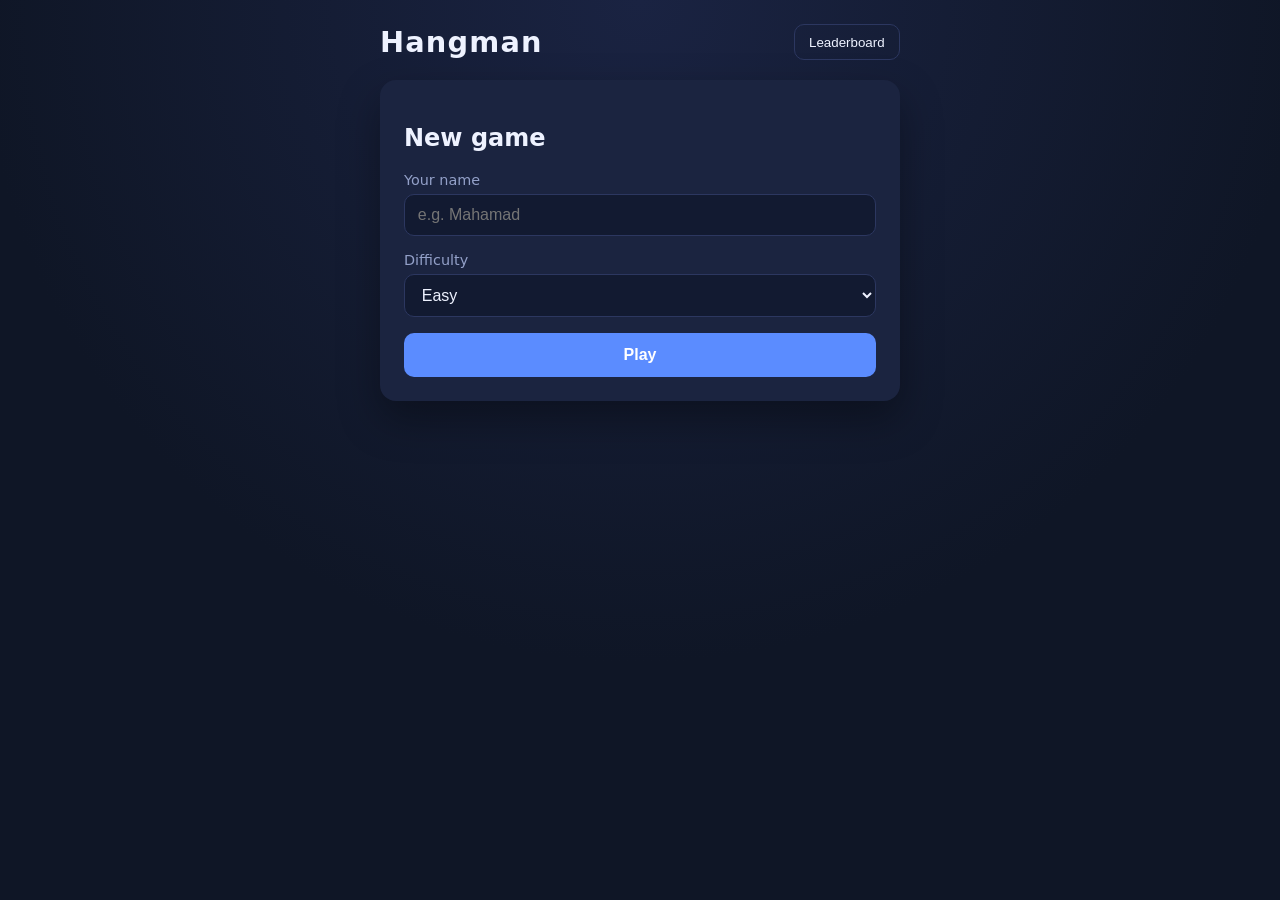
<file: src/main/resources/static/index.html>
<!DOCTYPE html>
<html lang="en">
<head>
    <meta charset="UTF-8">
    <meta name="viewport" content="width=device-width, initial-scale=1.0">
    <title>Hangman</title>
    <link rel="stylesheet" href="styles.css">
</head>
<body>
<main class="app">
    <header class="topbar">
        <h1>Hangman</h1>
        <button id="leaderboardToggle" class="ghost-button" type="button">Leaderboard</button>
    </header>

    <section id="startScreen" class="card">
        <h2>New game</h2>
        <label class="field">
            <span>Your name</span>
            <input id="playerName" type="text" maxlength="20" autocomplete="off" placeholder="e.g. Mahamad">
        </label>
        <label class="field">
            <span>Difficulty</span>
            <select id="difficulty">
                <option value="easy">Easy</option>
                <option value="medium">Medium</option>
                <option value="hard">Hard</option>
            </select>
        </label>
        <button id="startButton" class="primary-button" type="button">Play</button>
        <p id="startError" class="error" hidden></p>
    </section>

    <section id="gameScreen" class="card" hidden>
        <div class="status-row">
            <span id="playerLabel" class="pill"></span>
            <span id="streakLabel" class="pill">Streak: 0</span>
            <span id="livesLabel" class="pill">Lives: 6</span>
        </div>

        <div class="gallows">
            <svg viewBox="0 0 120 140" id="gallowsSvg" aria-hidden="true">
                <line class="frame" x1="10" y1="135" x2="90" y2="135"/>
                <line class="frame" x1="30" y1="135" x2="30" y2="10"/>
                <line class="frame" x1="30" y1="10" x2="80" y2="10"/>
                <line class="frame" x1="80" y1="10" x2="80" y2="25"/>
                <circle class="part" data-part="0" cx="80" cy="35" r="10"/>
                <line class="part" data-part="1" x1="80" y1="45" x2="80" y2="80"/>
                <line class="part" data-part="2" x1="80" y1="55" x2="65" y2="70"/>
                <line class="part" data-part="3" x1="80" y1="55" x2="95" y2="70"/>
                <line class="part" data-part="4" x1="80" y1="80" x2="65" y2="100"/>
                <line class="part" data-part="5" x1="80" y1="80" x2="95" y2="100"/>
            </svg>
        </div>

        <p id="wordDisplay" class="word"></p>
        <p id="wrongLetters" class="wrong"></p>

        <div id="keyboard" class="keyboard"></div>
    </section>
</main>

<div id="roundModal" class="modal" hidden>
    <div class="modal-card">
        <h2 id="modalTitle"></h2>
        <p id="modalWord" class="modal-word"></p>
        <p id="modalDefinition" class="modal-definition"></p>
        <div class="modal-actions">
            <button id="continueButton" class="primary-button" type="button">Next word</button>
            <button id="quitButton" class="ghost-button" type="button">Quit</button>
        </div>
    </div>
</div>

<div id="leaderboardPanel" class="modal" hidden>
    <div class="modal-card">
        <h2>Leaderboard</h2>
        <label class="field">
            <span>Difficulty</span>
            <select id="leaderboardDifficulty">
                <option value="">All</option>
                <option value="easy">Easy</option>
                <option value="medium">Medium</option>
                <option value="hard">Hard</option>
            </select>
        </label>
        <ol id="leaderboardList" class="leaderboard"></ol>
        <button id="closeLeaderboard" class="ghost-button" type="button">Close</button>
    </div>
</div>

<script src="game.js"></script>
</body>
</html>
</file>
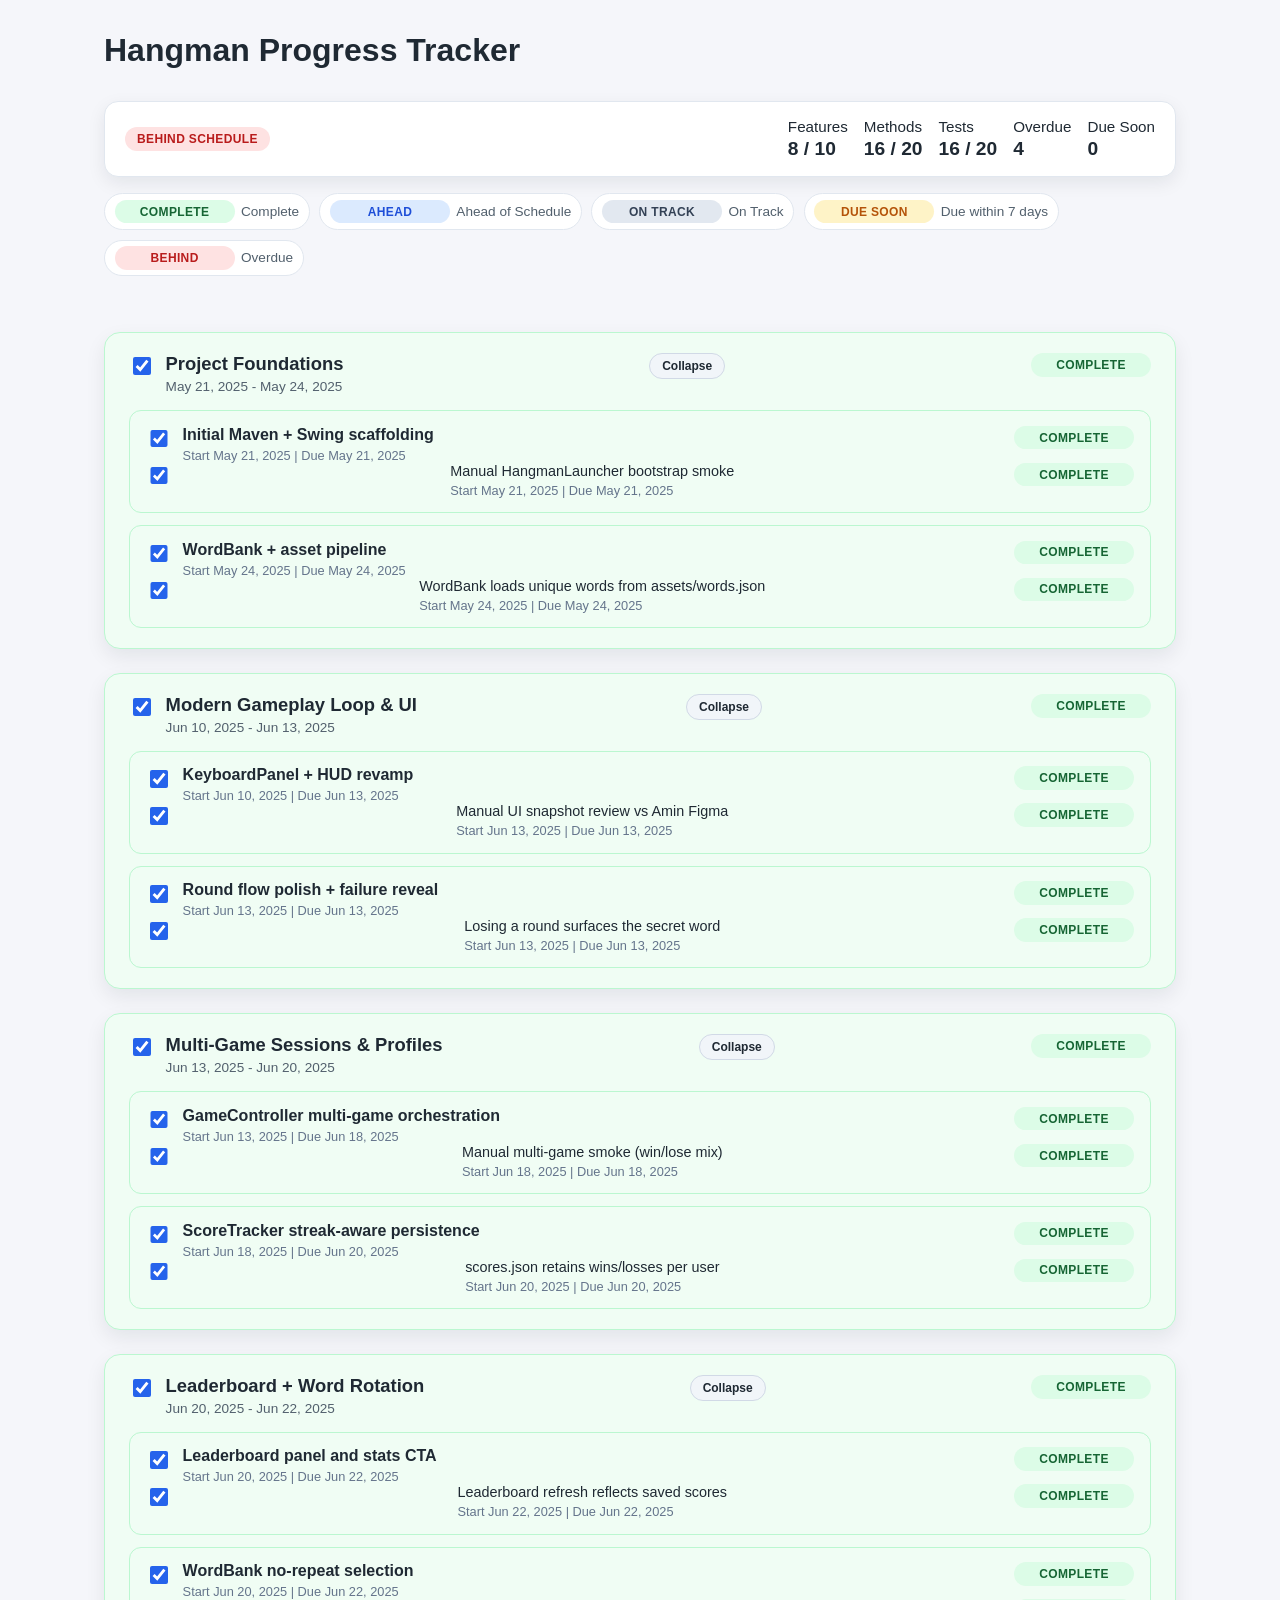
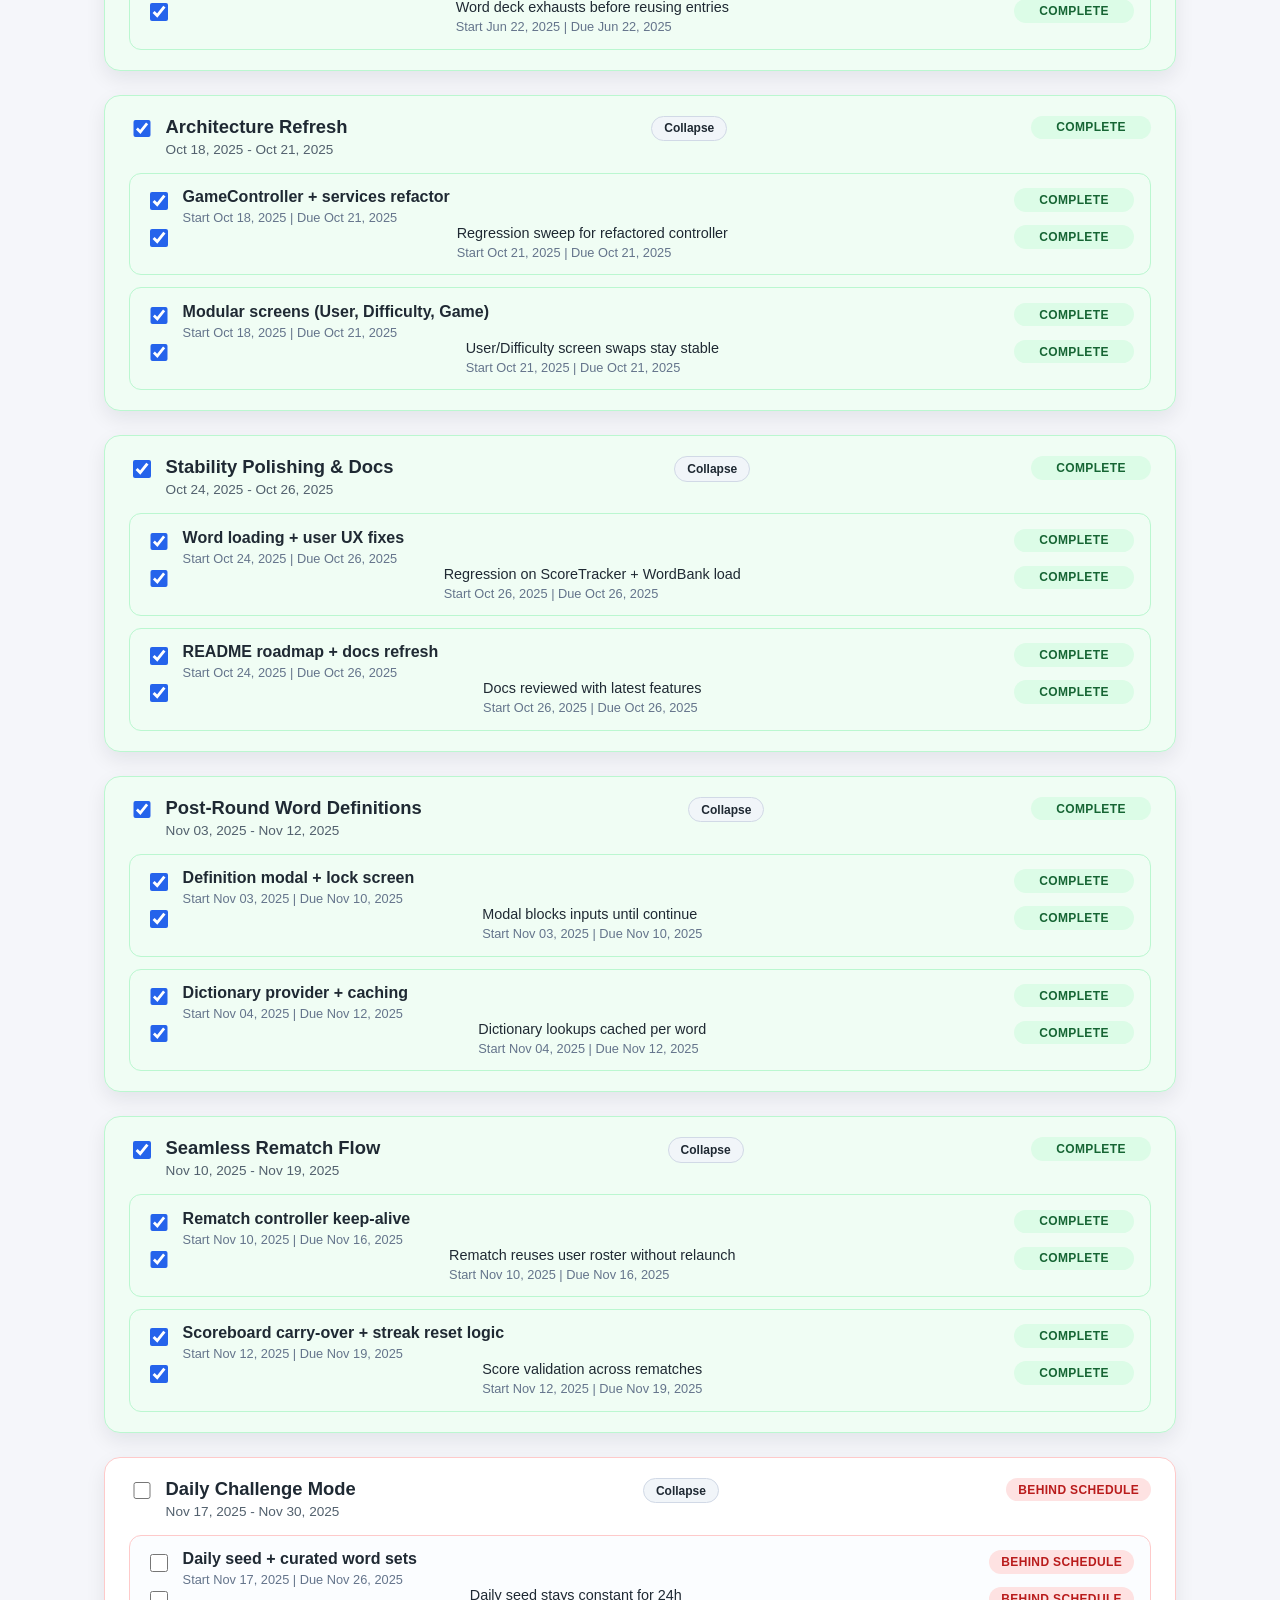
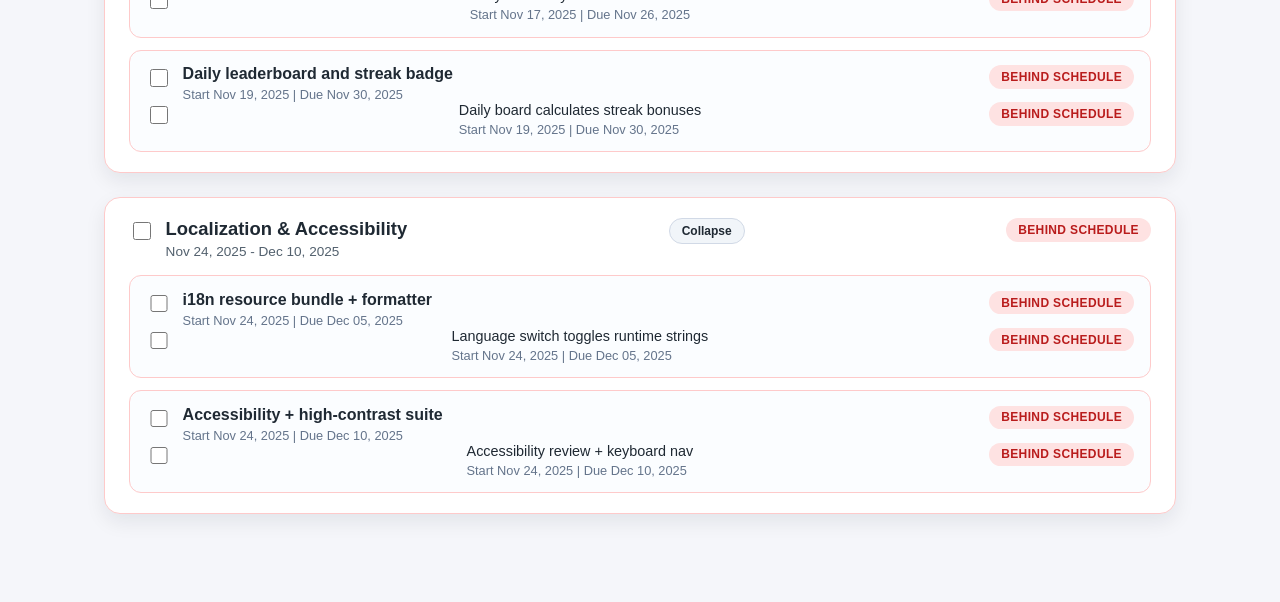
<file: ProgressTracker.html>
<!DOCTYPE html>
<html lang="en">
  <head>
    <meta charset="UTF-8">
    <title>Hangman Progress Tracker</title>
    <meta name="viewport" content="width=device-width, initial-scale=1">
    <style>
      :root {
        font-family: "Segoe UI", "Helvetica Neue", Arial, sans-serif;
        color: #1f2933;
        background-color: #f5f6fa;
      }
      * {
        box-sizing: border-box;
      }
      body {
        margin: 0;
      }
      a {
        color: inherit;
      }
      main.page {
        max-width: 1120px;
        margin: 0 auto;
        padding: 2rem 1.5rem 4rem;
      }
      .page__header {
        display: flex;
        flex-direction: column;
        gap: 1rem;
        margin-bottom: 2rem;
      }
      .page__header h1 {
        margin: 0;
        font-size: 2rem;
      }
      .page__subtitle {
        margin: 0;
        color: #4b5563;
        line-height: 1.4;
      }
      .status-banner {
        display: flex;
        flex-wrap: wrap;
        align-items: center;
        justify-content: space-between;
        gap: 1rem;
        background: #ffffff;
        border: 1px solid #e1e7ef;
        border-radius: 14px;
        padding: 1rem 1.25rem;
        box-shadow: 0 6px 18px rgba(15, 23, 42, 0.08);
      }
      .status-banner__metrics {
        display: flex;
        flex-wrap: wrap;
        gap: 1rem;
        font-size: 0.95rem;
      }
      .status-banner__metrics span {
        display: inline-flex;
        flex-direction: column;
        gap: 0.2rem;
      }
      .status-banner__metrics strong {
        font-size: 1.2rem;
      }
      .legend {
        display: flex;
        flex-wrap: wrap;
        gap: 0.6rem;
        margin-bottom: 1.5rem;
        font-size: 0.85rem;
        color: #52606d;
      }
      .legend__item {
        display: inline-flex;
        align-items: center;
        gap: 0.4rem;
        background: #ffffff;
        padding: 0.35rem 0.6rem;
        border-radius: 999px;
        border: 1px solid #e1e7ef;
      }
      .feature-card {
        background: #ffffff;
        border: 1px solid #e1e7ef;
        border-radius: 16px;
        padding: 1.25rem 1.5rem;
        margin-bottom: 1.5rem;
        box-shadow: 0 8px 20px rgba(15, 23, 42, 0.08);
      }
      .feature-card__header {
        display: flex;
        flex-wrap: wrap;
        justify-content: space-between;
        align-items: flex-start;
        gap: 1rem;
        margin-bottom: 1rem;
      }
      .feature-card__info {
        display: flex;
        gap: 0.75rem;
        align-items: flex-start;
      }
      .feature-card__checkbox,
      .method__checkbox,
      .test__checkbox {
        width: 1.1rem;
        height: 1.1rem;
        margin-top: 0.25rem;
        accent-color: #2563eb;
      }
      .feature-card__label,
      .method__label,
      .test__label {
        display: flex;
        flex-direction: column;
        gap: 0.25rem;
        cursor: pointer;
      }
      .feature-card__title {
        font-weight: 600;
        font-size: 1.15rem;
      }
      .feature-card__dates {
        font-size: 0.85rem;
        color: #52606d;
      }
      .feature-card__body {
        display: flex;
        flex-direction: column;
        gap: 1rem;
      }
      .feature-card--collapsed .feature-card__body {
        display: none;
      }
      .feature-card__header--collapsible {
        cursor: pointer;
      }
      .feature-card__header--collapsible input,
      .feature-card__header--collapsible label,
      .feature-card__header--collapsible button {
        cursor: pointer;
      }
      .feature-card__toggle {
        border: 1px solid #d1d9e6;
        background: #f1f5f9;
        color: #1f2933;
        padding: 0.3rem 0.75rem;
        border-radius: 999px;
        font-size: 0.75rem;
        font-weight: 600;
        cursor: pointer;
        transition: background-color 0.2s ease, border-color 0.2s ease;
      }
      .feature-card__toggle:hover {
        background: #e2e8f0;
        border-color: #c4cfde;
      }
      .feature-card__empty {
        margin: 0;
        padding: 1rem;
        border: 1px dashed #d7dce5;
        border-radius: 12px;
        background: #f8fafc;
        color: #64748b;
        font-style: italic;
      }
      .method-list,
      .test-list {
        list-style: none;
        margin: 0;
        padding: 0;
        display: flex;
        flex-direction: column;
        gap: 0.75rem;
      }
      .method {
        border: 1px solid #edf0f7;
        border-radius: 12px;
        padding: 0.9rem 1rem;
        background: #fbfdff;
      }
      .method__header {
        display: flex;
        justify-content: space-between;
        gap: 0.75rem;
        align-items: flex-start;
      }
      .method__info {
        display: flex;
        gap: 0.75rem;
      }
      .method__title {
        font-weight: 600;
      }
      .method__dates,
      .test__dates {
        font-size: 0.8rem;
        color: #64748b;
      }
      .test {
        border-top: 1px solid #e8edf5;
        padding-top: 0.75rem;
        margin-top: 0.75rem;
      }
      .test:first-child {
        border-top: none;
        padding-top: 0;
        margin-top: 0;
      }
      .test__row {
        display: flex;
        justify-content: space-between;
        gap: 0.75rem;
        align-items: flex-start;
      }
      .test__info {
        display: flex;
        flex-direction: column;
        gap: 0.25rem;
      }
      .test__title {
        font-size: 0.9rem;
        font-weight: 500;
      }
      .status-pill {
        display: inline-flex;
        align-items: center;
        justify-content: center;
        padding: 0.3rem 0.75rem;
        border-radius: 999px;
        font-size: 0.75rem;
        font-weight: 600;
        text-transform: uppercase;
        letter-spacing: 0.03em;
        min-width: 7.5rem;
        text-align: center;
      }
      .status-pill--green {
        background: #dcfce7;
        color: #166534;
      }
      .status-pill--blue {
        background: #dbeafe;
        color: #1d4ed8;
      }
      .status-pill--grey {
        background: #e2e8f0;
        color: #334155;
      }
      .status-pill--orange {
        background: #fef3c7;
        color: #b45309;
      }
      .status-pill--red {
        background: #fee2e2;
        color: #b91c1c;
      }
      [data-status="overdue"] {
        border-color: #fecaca;
      }
      [data-status="due-soon"] {
        border-color: #fde68a;
      }
      [data-status="ahead"] {
        border-color: #bfdbfe;
      }
      [data-status="complete"] {
        border-color: #bbf7d0;
        background: #f0fdf4;
      }
      @media (max-width: 720px) {
        .status-banner {
          flex-direction: column;
          align-items: flex-start;
        }
        .method__header,
        .test__row,
        .feature-card__header {
          flex-direction: column;
          align-items: flex-start;
        }
        .status-pill {
          min-width: unset;
        }
      }
    </style>
  </head>
  <body>
    <main class="page">
      <header class="page__header">
        <h1>Hangman Progress Tracker</h1>
        <p class="page__subtitle">

        </p>
        <div class="status-banner">
          <span id="project-status" class="status-pill status-pill--grey">Pending</span>
          <div class="status-banner__metrics">
            <span>Features<br><strong id="feature-progress">0 / 0</strong></span>
            <span>Methods<br><strong id="method-progress">0 / 0</strong></span>
            <span>Tests<br><strong id="test-progress">0 / 0</strong></span>
            <span>Overdue<br><strong id="overdue-count">0</strong></span>
            <span>Due Soon<br><strong id="due-soon-count">0</strong></span>
          </div>
        </div>
        <div class="legend">
          <span class="legend__item"><span class="status-pill status-pill--green">Complete</span>Complete</span>
          <span class="legend__item"><span class="status-pill status-pill--blue">Ahead</span>Ahead of Schedule</span>
          <span class="legend__item"><span class="status-pill status-pill--grey">On Track</span>On Track</span>
          <span class="legend__item"><span class="status-pill status-pill--orange">Due Soon</span>Due within 7 days</span>
          <span class="legend__item"><span class="status-pill status-pill--red">Behind</span>Overdue</span>
        </div>
      </header>
      <section id="feature-container"></section>
    </main>
    <script src="progress-data.js"></script>
    <script>
      (function () {
        const data = window.progressData;
        if (!data || !Array.isArray(data.features)) {
          console.warn("Progress data unavailable.");
          return;
        }

        const container = document.getElementById("feature-container");
        const featureProgressEl = document.getElementById("feature-progress");
        const methodProgressEl = document.getElementById("method-progress");
        const testProgressEl = document.getElementById("test-progress");
        const overdueCountEl = document.getElementById("overdue-count");
        const dueSoonCountEl = document.getElementById("due-soon-count");
        const projectStatusEl = document.getElementById("project-status");

        const storageKey = "hangman-progress-v1";
        const storage = (() => {
          try {
            const store = window.localStorage;
            const testKey = "__progress-test__";
            store.setItem(testKey, "ok");
            store.removeItem(testKey);
            return store;
          } catch (err) {
            return null;
          }
        })();

        let savedChecks = {};
        if (storage) {
          try {
            const raw = storage.getItem(storageKey);
            if (raw) {
              const parsed = JSON.parse(raw);
              if (parsed && typeof parsed === "object") {
                Object.keys(parsed).forEach((key) => {
                  const value = parsed[key];
                  if (value === true || value === "true") {
                    savedChecks[key] = true;
                  } else if (value === false || value === "false") {
                    savedChecks[key] = false;
                  }
                });
              }
            }
          } catch (err) {
            savedChecks = {};
          }
        }

        const items = new Map();
        const MS_PER_DAY = 24 * 60 * 60 * 1000;
        const today = (() => {
          const now = new Date();
          return new Date(now.getFullYear(), now.getMonth(), now.getDate());
        })();
        const dateFormatter = new Intl.DateTimeFormat("en-US", {
          month: "short",
          day: "2-digit",
          year: "numeric",
        });

        const statusLabels = {
          complete: "Complete",
          ahead: "Ahead of Schedule",
          "on-track": "On Track",
          "due-soon": "Due Soon",
          overdue: "Behind Schedule",
          pending: "Pending",
        };
        const statusClasses = {
          complete: "status-pill status-pill--green",
          ahead: "status-pill status-pill--blue",
          "on-track": "status-pill status-pill--grey",
          "due-soon": "status-pill status-pill--orange",
          overdue: "status-pill status-pill--red",
          pending: "status-pill status-pill--grey",
        };

        function normalizeState(value) {
          if (typeof value !== "string") {
            return "pending";
          }
          const normalized = value.trim().toLowerCase();
          if (normalized === "complete" || normalized === "done") {
            return "complete";
          }
          return normalized || "pending";
        }

        function parseDate(value) {
          if (!value) {
            return null;
          }
          const parts = value.split("-");
          if (parts.length !== 3) {
            return null;
          }
          const year = Number(parts[0]);
          const month = Number(parts[1]) - 1;
          const day = Number(parts[2]);
          if (
            Number.isNaN(year) ||
            Number.isNaN(month) ||
            Number.isNaN(day)
          ) {
            return null;
          }
          return new Date(year, month, day, 23, 59, 59, 999);
        }

        function formatRange(start, due) {
          const startDate = parseDate(start);
          const dueDate = parseDate(due);
          if (!startDate && !dueDate) {
            return "Schedule: TBD";
          }
          if (!startDate) {
            return `Due ${dateFormatter.format(dueDate)}`;
          }
          if (!dueDate) {
            return `Start ${dateFormatter.format(startDate)}`;
          }
          return `${dateFormatter.format(startDate)} - ${dateFormatter.format(
            dueDate
          )}`;
        }

        function formatSingle(start, due) {
          const startDate = parseDate(start);
          const dueDate = parseDate(due);
          if (startDate && dueDate) {
            return `Start ${dateFormatter.format(
              startDate
            )} | Due ${dateFormatter.format(dueDate)}`;
          }
          if (dueDate) {
            return `Due ${dateFormatter.format(dueDate)}`;
          }
          if (startDate) {
            return `Start ${dateFormatter.format(startDate)}`;
          }
          return "Schedule: TBD";
        }

        function createStatusPill() {
          const pill = document.createElement("span");
          pill.className = statusClasses.pending;
          pill.textContent = statusLabels.pending;
          return pill;
        }

        function createFeature(featureData) {
          const featureCard = document.createElement("section");
          featureCard.className = "feature-card";
          featureCard.dataset.id = featureData.id;

          const header = document.createElement("header");
          header.className = "feature-card__header";
          header.classList.add("feature-card__header--collapsible");

          const info = document.createElement("div");
          info.className = "feature-card__info";

          const checkbox = document.createElement("input");
          checkbox.type = "checkbox";
          checkbox.id = featureData.id;
          checkbox.className = "feature-card__checkbox";

          const label = document.createElement("label");
          label.className = "feature-card__label";
          label.htmlFor = featureData.id;

          const title = document.createElement("span");
          title.className = "feature-card__title";
          title.textContent = featureData.title;

          const dates = document.createElement("span");
          dates.className = "feature-card__dates";
          dates.textContent = formatRange(featureData.start, featureData.due);

          label.appendChild(title);
          label.appendChild(dates);
          info.appendChild(checkbox);
          info.appendChild(label);

          const statusPill = createStatusPill();
          const toggleButton = document.createElement("button");
          toggleButton.type = "button";
          toggleButton.className = "feature-card__toggle";
          toggleButton.textContent = "Collapse";
          toggleButton.setAttribute("aria-expanded", "true");

          header.appendChild(info);
          header.appendChild(toggleButton);
          header.appendChild(statusPill);
          featureCard.appendChild(header);

          const item = {
            id: featureData.id,
            type: "feature",
            element: featureCard,
            checkbox,
            statusPill,
            parentId: null,
            children: [],
            startDate: parseDate(featureData.start),
            dueDate: parseDate(featureData.due),
            status: "pending",
            initialState: normalizeState(featureData.state),
          };
          items.set(featureData.id, item);

          const body = document.createElement("div");
          body.className = "feature-card__body";

          if (featureData.methods.length === 0) {
            const emptyState = document.createElement("p");
            emptyState.className = "feature-card__empty";
            emptyState.textContent = "No methods tracked yet.";
            body.appendChild(emptyState);
          } else {
            const methodList = document.createElement("ul");
            methodList.className = "method-list";
            featureData.methods.forEach((methodData) => {
              const methodItem = createMethod(methodData, featureData.id);
              methodList.appendChild(methodItem.element);
            });
            body.appendChild(methodList);
          }

          featureCard.appendChild(body);

          const setCollapsedState = (collapsed) => {
            featureCard.classList.toggle("feature-card--collapsed", collapsed);
            toggleButton.setAttribute("aria-expanded", String(!collapsed));
            toggleButton.textContent = collapsed ? "Expand" : "Collapse";
          };
          setCollapsedState(false);

          checkbox.addEventListener("change", (event) => {
            handleToggle(event.target.id, event.target.checked);
          });

          toggleButton.addEventListener("click", (event) => {
            event.stopPropagation();
            setCollapsedState(
              !featureCard.classList.contains("feature-card--collapsed")
            );
          });

          header.addEventListener("click", (event) => {
            if (
              event.target === checkbox ||
              event.target.closest("label") ||
              event.target.closest("input") ||
              event.target.closest(".feature-card__toggle")
            ) {
              return;
            }
            setCollapsedState(
              !featureCard.classList.contains("feature-card--collapsed")
            );
          });

          container.appendChild(featureCard);
          return item;
        }

        function createMethod(methodData, featureId) {
          const methodEntry = document.createElement("li");
          methodEntry.className = "method";
          methodEntry.dataset.id = methodData.id;

          const header = document.createElement("div");
          header.className = "method__header";

          const info = document.createElement("div");
          info.className = "method__info";

          const checkbox = document.createElement("input");
          checkbox.type = "checkbox";
          checkbox.id = methodData.id;
          checkbox.className = "method__checkbox";

          const label = document.createElement("label");
          label.className = "method__label";
          label.htmlFor = methodData.id;

          const title = document.createElement("span");
          title.className = "method__title";
          title.textContent = methodData.title;

          const dates = document.createElement("span");
          dates.className = "method__dates";
          dates.textContent = formatSingle(methodData.start, methodData.due);

          label.appendChild(title);
          label.appendChild(dates);

          info.appendChild(checkbox);
          info.appendChild(label);

          const statusPill = createStatusPill();

          const item = {
            id: methodData.id,
            type: "method",
            element: methodEntry,
            checkbox,
            statusPill,
            parentId: featureId,
            children: [],
            startDate: parseDate(methodData.start),
            dueDate: parseDate(methodData.due),
            status: "pending",
            initialState: normalizeState(methodData.state),
          };
          items.set(methodData.id, item);
          items.get(featureId).children.push(methodData.id);

          header.appendChild(info);
          header.appendChild(statusPill);
          methodEntry.appendChild(header);

          const testList = document.createElement("ul");
          testList.className = "test-list";
          methodData.tests.forEach((testData) => {
            const testItem = createTest(testData, methodData.id);
            testList.appendChild(testItem.element);
          });
          methodEntry.appendChild(testList);

          checkbox.addEventListener("change", (event) => {
            handleToggle(event.target.id, event.target.checked);
          });

          return item;
        }

        function createTest(testData, methodId) {
          const testEntry = document.createElement("li");
          testEntry.className = "test";
          testEntry.dataset.id = testData.id;

          const row = document.createElement("div");
          row.className = "test__row";

          const checkbox = document.createElement("input");
          checkbox.type = "checkbox";
          checkbox.id = testData.id;
          checkbox.className = "test__checkbox";

          const label = document.createElement("label");
          label.className = "test__label";
          label.htmlFor = testData.id;

          const title = document.createElement("span");
          title.className = "test__title";
          title.textContent = testData.title;

          const dates = document.createElement("span");
          dates.className = "test__dates";
          dates.textContent = formatSingle(testData.start, testData.due);

          label.appendChild(title);
          label.appendChild(dates);

          const statusPill = createStatusPill();

          row.appendChild(checkbox);
          row.appendChild(label);
          row.appendChild(statusPill);
          testEntry.appendChild(row);

          const item = {
            id: testData.id,
            type: "test",
            element: testEntry,
            checkbox,
            statusPill,
            parentId: methodId,
            children: [],
            startDate: parseDate(testData.start),
            dueDate: parseDate(testData.due),
            status: "pending",
            initialState: normalizeState(testData.state),
          };
          items.set(testData.id, item);
          items.get(methodId).children.push(testData.id);

          checkbox.addEventListener("change", (event) => {
            handleToggle(event.target.id, event.target.checked);
          });

          return item;
        }

        function computeLeafStatus(item) {
          if (item.checkbox.checked) {
            return "complete";
          }
          if (!item.dueDate) {
            return "on-track";
          }
          const diff = Math.ceil((item.dueDate - today) / MS_PER_DAY);
          if (diff < 0) {
            return "overdue";
          }
          if (diff <= 7) {
            return "due-soon";
          }
          if (diff <= 14) {
            return "on-track";
          }
          return "ahead";
        }

        function computeStatus(item) {
          if (item.checkbox.checked) {
            return "complete";
          }
          if (item.children.length === 0) {
            return computeLeafStatus(item);
          }
          const childStatuses = item.children.map((childId) => {
            const child = items.get(childId);
            return child ? child.status : "pending";
          });
          if (childStatuses.every((status) => status === "complete")) {
            return "complete";
          }
          if (childStatuses.some((status) => status === "overdue")) {
            return "overdue";
          }
          if (childStatuses.some((status) => status === "due-soon")) {
            return "due-soon";
          }
          if (childStatuses.some((status) => status === "ahead")) {
            return "ahead";
          }
          if (childStatuses.some((status) => status === "on-track")) {
            return "on-track";
          }
          return "pending";
        }

        function refreshVisual(itemId) {
          const item = items.get(itemId);
          if (!item) {
            return;
          }
          const status = computeStatus(item);
          item.status = status;
          item.element.dataset.status = status;
          if (item.statusPill) {
            item.statusPill.textContent = statusLabels[status];
            item.statusPill.className = statusClasses[status];
          }
        }

        function updateAncestors(itemId) {
          const item = items.get(itemId);
          if (!item || !item.parentId) {
            return;
          }
          const parent = items.get(item.parentId);
          if (!parent) {
            return;
          }
          const children = parent.children.map((childId) =>
            items.get(childId)
          );
          const someChecked = children.some(
            (child) => child && child.checkbox.checked
          );
          const someIndeterminate = children.some(
            (child) => child && child.checkbox.indeterminate
          );
          const allChecked = children.every(
            (child) => child && child.checkbox.checked
          );
          if (!parent.checkbox.checked) {
            parent.checkbox.indeterminate =
              (someChecked && !allChecked) || someIndeterminate;
          } else {
            parent.checkbox.indeterminate = false;
          }
          refreshVisual(parent.id);
          updateAncestors(parent.id);
        }

        function toggleItem(itemId, checked, options) {
          const item = items.get(itemId);
          if (!item) {
            return;
          }
          const cascadeDown =
            options && Object.prototype.hasOwnProperty.call(options, "cascadeDown")
              ? options.cascadeDown
              : true;
          const cascadeUp =
            options && Object.prototype.hasOwnProperty.call(options, "cascadeUp")
              ? options.cascadeUp
              : true;

          item.checkbox.checked = checked;
          item.checkbox.indeterminate = false;
          savedChecks[itemId] = Boolean(checked);

          if (cascadeDown) {
            item.children.forEach((childId) => {
              toggleItem(childId, checked, { cascadeDown: true, cascadeUp: false });
            });
          }

          refreshVisual(itemId);

          if (cascadeUp) {
            updateAncestors(itemId);
          }
        }

        function handleToggle(itemId, checked) {
          const item = items.get(itemId);
          if (!item) {
            return;
          }
          const cascadeDown = item.type === "feature";
          toggleItem(itemId, checked, {
            cascadeDown,
            cascadeUp: true,
          });
          updateProjectSummary();
          persistState();
        }

        function persistState() {
          if (!storage) {
            return;
          }
          try {
            storage.setItem(storageKey, JSON.stringify(savedChecks));
          } catch (err) {
            // Ignore storage errors (e.g., quota exceeded).
          }
        }

        function updateProjectSummary() {
          const counts = {
            feature: { total: 0, complete: 0 },
            method: { total: 0, complete: 0 },
            test: { total: 0, complete: 0 },
            overdue: 0,
            dueSoon: 0,
          };
          let earliestPendingDue = null;

          items.forEach((item) => {
            const status = item.status;
            if (item.type === "feature") {
              counts.feature.total += 1;
              if (item.checkbox.checked) {
                counts.feature.complete += 1;
              }
            } else if (item.type === "method") {
              counts.method.total += 1;
              if (item.checkbox.checked) {
                counts.method.complete += 1;
              }
            } else if (item.type === "test") {
              counts.test.total += 1;
              if (item.checkbox.checked) {
                counts.test.complete += 1;
              } else {
                if (status === "overdue") {
                  counts.overdue += 1;
                } else if (status === "due-soon") {
                  counts.dueSoon += 1;
                }
                if (item.dueDate) {
                  if (
                    earliestPendingDue === null ||
                    item.dueDate < earliestPendingDue
                  ) {
                    earliestPendingDue = item.dueDate;
                  }
                }
              }
            }
          });

          featureProgressEl.textContent = `${counts.feature.complete} / ${counts.feature.total}`;
          methodProgressEl.textContent = `${counts.method.complete} / ${counts.method.total}`;
          testProgressEl.textContent = `${counts.test.complete} / ${counts.test.total}`;
          overdueCountEl.textContent = String(counts.overdue);
          dueSoonCountEl.textContent = String(counts.dueSoon);

          let statusKey = "on-track";
          if (counts.test.total > 0 && counts.test.complete === counts.test.total) {
            statusKey = "complete";
          } else if (counts.overdue > 0) {
            statusKey = "overdue";
          } else if (earliestPendingDue) {
            const diff = Math.ceil((earliestPendingDue - today) / MS_PER_DAY);
            if (diff < 0) {
              statusKey = "overdue";
            } else if (diff <= 7) {
              statusKey = "due-soon";
            } else if (diff <= 14) {
              statusKey = "on-track";
            } else {
              statusKey = "ahead";
            }
          } else if (counts.test.total === 0) {
            statusKey = "pending";
          }

          projectStatusEl.textContent = statusLabels[statusKey];
          projectStatusEl.className = statusClasses[statusKey];
        }

        // Build the DOM tree.
        data.features.forEach((featureData) => {
          createFeature(featureData);
        });

        const typeRank = {
          test: 0,
          method: 1,
          feature: 2,
        };

        const hasSavedValue = (itemId) =>
          Object.prototype.hasOwnProperty.call(savedChecks, itemId);

        items.forEach((item) => {
          if (savedChecks[item.id] === true) {
            item.checkbox.checked = true;
            return;
          }
          if (!hasSavedValue(item.id) && item.initialState === "complete") {
            item.checkbox.checked = true;
          }
        });

        Array.from(items.values())
          .sort((a, b) => typeRank[b.type] - typeRank[a.type])
          .forEach((item) => {
            if (item.children.length === 0) {
              return;
            }
            const children = item.children
              .map((childId) => items.get(childId))
              .filter(Boolean);
            const allChecked = children.every((child) => child.checkbox.checked);
            const someChecked = children.some(
              (child) => child.checkbox.checked || child.checkbox.indeterminate
            );
            item.checkbox.checked = allChecked;
            item.checkbox.indeterminate = !allChecked && someChecked;
          });

        Array.from(items.values())
          .sort((a, b) => typeRank[a.type] - typeRank[b.type])
          .forEach((item) => {
            refreshVisual(item.id);
          });

        updateProjectSummary();
        persistState();
      })();
    </script>
  </body>
</html>
</file>
<file: src/main/resources/static/styles.css>
:root {
    --bg: #0f1626;
    --card: #1b2440;
    --accent: #5b8cff;
    --accent-dark: #3f6ad8;
    --text: #eef2ff;
    --muted: #93a0c8;
    --wrong: #ff6b6b;
    --good: #4cd599;
}

* {
    box-sizing: border-box;
}

body {
    margin: 0;
    min-height: 100vh;
    background: radial-gradient(circle at top, #1a2342 0%, var(--bg) 60%);
    background-color: var(--bg);
    color: var(--text);
    font-family: "Segoe UI", system-ui, -apple-system, sans-serif;
    display: flex;
    justify-content: center;
    padding: 1.5rem;
}

.app {
    width: 100%;
    max-width: 520px;
}

.topbar {
    display: flex;
    align-items: center;
    justify-content: space-between;
    margin-bottom: 1.25rem;
}

.topbar h1 {
    margin: 0;
    font-size: 1.8rem;
    letter-spacing: 0.04em;
}

.card {
    background: var(--card);
    border-radius: 16px;
    padding: 1.5rem;
    box-shadow: 0 18px 40px rgba(0, 0, 0, 0.35);
}

.field {
    display: flex;
    flex-direction: column;
    gap: 0.35rem;
    margin-bottom: 1rem;
    color: var(--muted);
    font-size: 0.9rem;
}

.field input,
.field select {
    padding: 0.7rem 0.8rem;
    border-radius: 10px;
    border: 1px solid #2c3760;
    background: #121a31;
    color: var(--text);
    font-size: 1rem;
}

.primary-button {
    width: 100%;
    padding: 0.8rem;
    border: none;
    border-radius: 10px;
    background: var(--accent);
    color: white;
    font-size: 1rem;
    font-weight: 600;
    cursor: pointer;
    transition: background 0.15s ease;
}

.primary-button:hover {
    background: var(--accent-dark);
}

.ghost-button {
    padding: 0.6rem 0.9rem;
    border: 1px solid #2c3760;
    border-radius: 10px;
    background: transparent;
    color: var(--text);
    cursor: pointer;
}

.status-row {
    display: flex;
    gap: 0.5rem;
    flex-wrap: wrap;
    margin-bottom: 1rem;
}

.pill {
    background: #121a31;
    border-radius: 999px;
    padding: 0.35rem 0.8rem;
    font-size: 0.85rem;
    color: var(--muted);
}

.gallows svg {
    width: 160px;
    display: block;
    margin: 0 auto 1rem;
}

.gallows .frame {
    stroke: var(--muted);
    stroke-width: 4;
    stroke-linecap: round;
}

.gallows .part {
    stroke: var(--wrong);
    fill: none;
    stroke-width: 4;
    stroke-linecap: round;
    opacity: 0;
    transition: opacity 0.2s ease;
}

.gallows .part.show {
    opacity: 1;
}

.word {
    text-align: center;
    font-size: 2rem;
    letter-spacing: 0.4rem;
    margin: 0.5rem 0;
    font-family: "Courier New", monospace;
}

.wrong {
    text-align: center;
    color: var(--wrong);
    min-height: 1.2rem;
    letter-spacing: 0.2rem;
}

.keyboard {
    display: grid;
    grid-template-columns: repeat(7, 1fr);
    gap: 0.4rem;
    margin-top: 1rem;
}

.keyboard button {
    padding: 0.7rem 0;
    border: none;
    border-radius: 8px;
    background: #243057;
    color: var(--text);
    font-size: 1rem;
    font-weight: 600;
    cursor: pointer;
    text-transform: uppercase;
}

.keyboard button:disabled {
    cursor: default;
    opacity: 0.45;
}

.keyboard button.correct {
    background: var(--good);
    color: #08210f;
}

.keyboard button.incorrect {
    background: var(--wrong);
    color: #2a0808;
}

.keyboard button.shake {
    animation: shake 0.3s ease;
}

@keyframes shake {
    0%, 100% { transform: translateX(0); }
    25% { transform: translateX(-4px); }
    75% { transform: translateX(4px); }
}

.modal[hidden] {
    display: none;
}

.modal {
    position: fixed;
    inset: 0;
    background: rgba(5, 9, 20, 0.78);
    display: flex;
    align-items: center;
    justify-content: center;
    padding: 1.5rem;
}

.modal-card {
    background: var(--card);
    border-radius: 16px;
    padding: 1.75rem;
    max-width: 420px;
    width: 100%;
}

.modal-word {
    font-size: 1.6rem;
    letter-spacing: 0.3rem;
    text-transform: uppercase;
    text-align: center;
    margin: 0.5rem 0;
}

.modal-definition {
    color: var(--muted);
    text-align: center;
    margin-bottom: 1.25rem;
}

.modal-actions {
    display: flex;
    gap: 0.6rem;
}

.modal-actions .primary-button {
    flex: 2;
}

.modal-actions .ghost-button {
    flex: 1;
}

.leaderboard {
    margin: 1rem 0;
    padding-left: 1.4rem;
    display: flex;
    flex-direction: column;
    gap: 0.4rem;
}

.leaderboard li {
    display: flex;
    justify-content: space-between;
    color: var(--text);
}

.leaderboard li span:last-child {
    color: var(--accent);
    font-weight: 600;
}

.error {
    color: var(--wrong);
    margin: 0.5rem 0 0;
    font-size: 0.9rem;
}

@media (max-width: 380px) {
    .keyboard {
        grid-template-columns: repeat(6, 1fr);
    }
}
</file>
